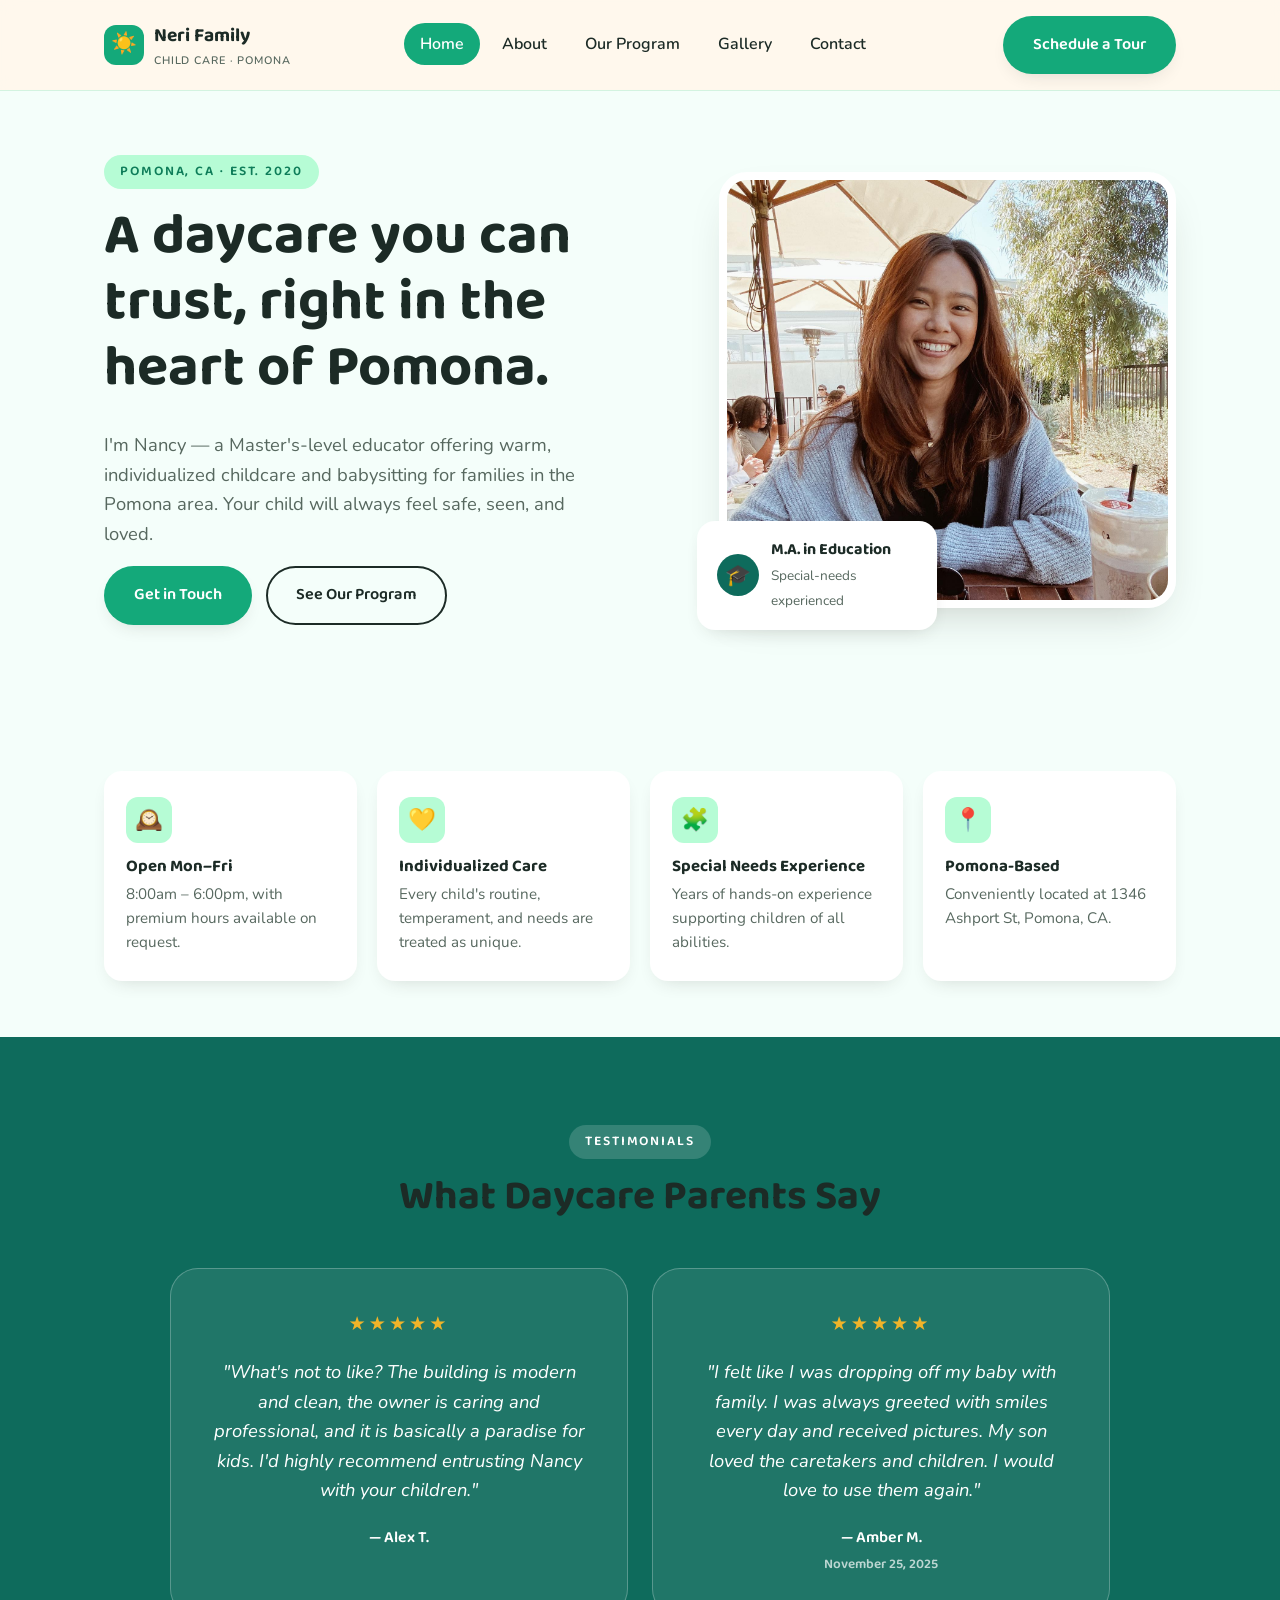
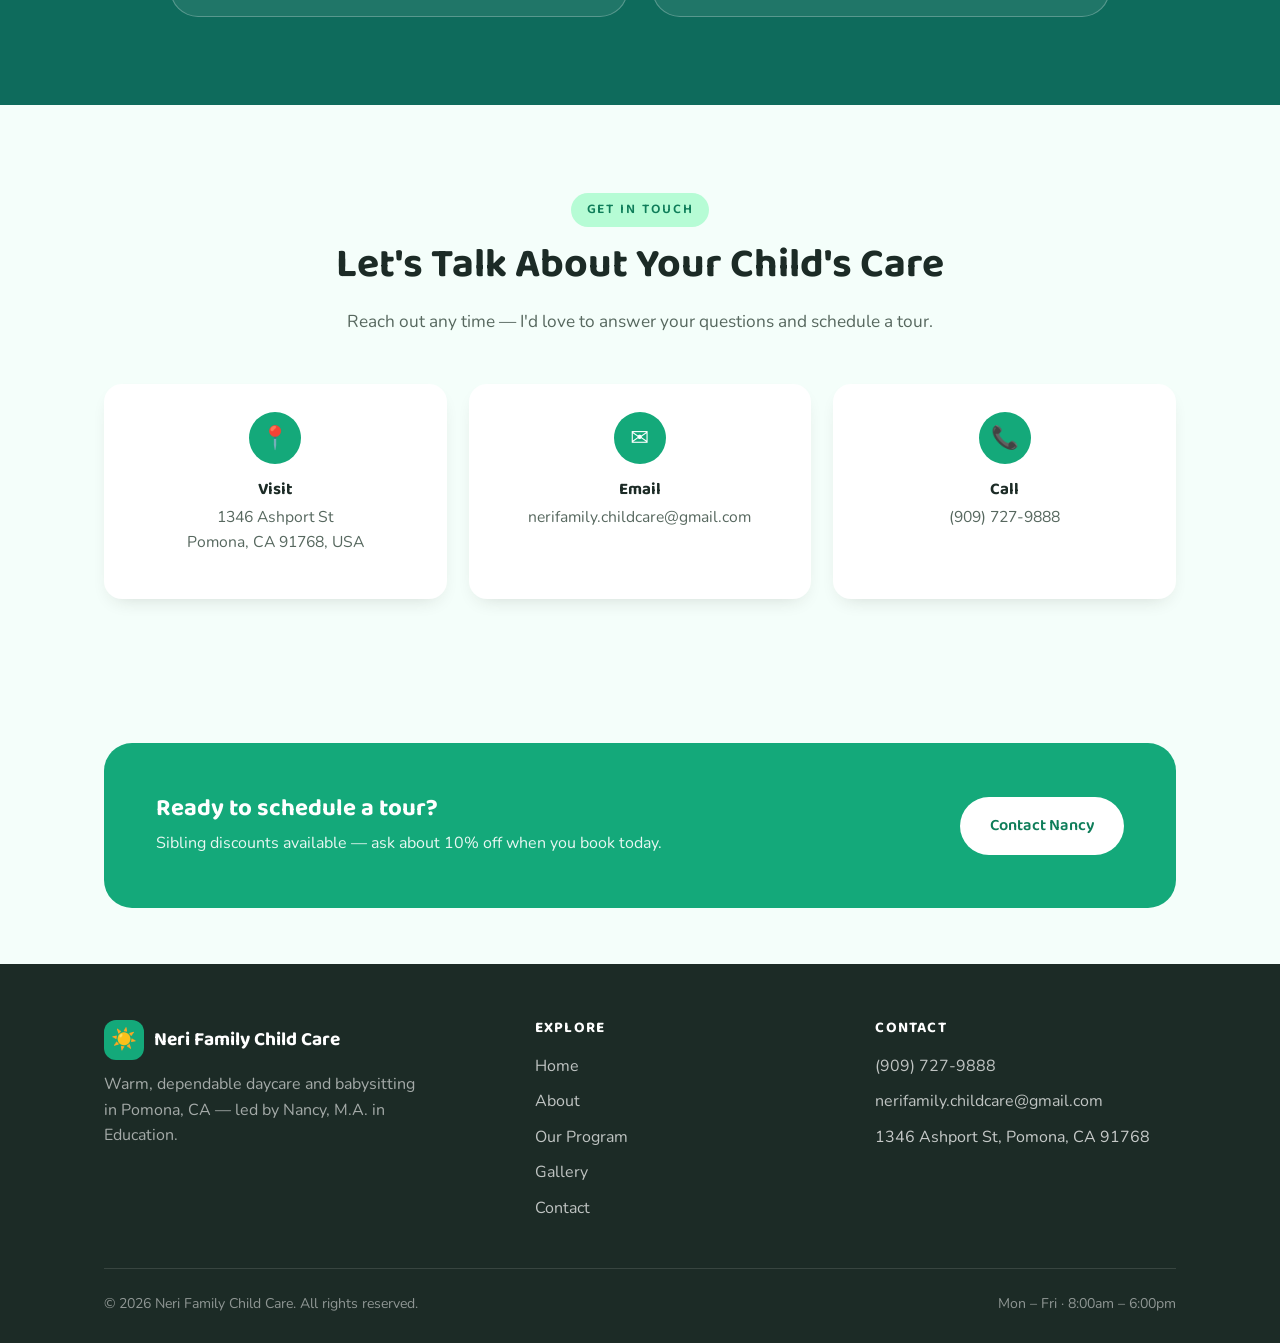
<file: index.html>
<!DOCTYPE html>
<html lang="en">
<head>
<meta charset="UTF-8">
<meta name="viewport" content="width=device-width, initial-scale=1.0">
<title>Neri Family Child Care | Pomona, CA Daycare</title>
<meta name="description" content="Neri Family Child Care in Pomona, CA — warm, dependable daycare and babysitting led by Nancy, M.A. in Education. Mon–Fri, 8:00am–6:00pm.">
<link rel="canonical" href="https://nerifamilychildcare.com/">
<link rel="preconnect" href="https://fonts.googleapis.com">
<link rel="preconnect" href="https://fonts.gstatic.com" crossorigin>
<link href="https://fonts.googleapis.com/css2?family=Baloo+2:wght@500;600;700;800&family=Nunito:wght@400;600;700;800&display=swap" rel="stylesheet">
<link rel="stylesheet" href="styles.css">
<script type="application/ld+json">
{
  "@context": "https://schema.org",
  "@type": "ChildCare",
  "name": "Neri Family Child Care",
  "image": "https://nerifamilychildcare.com/assets/nan.jpg",
  "url": "https://nerifamilychildcare.com/",
  "telephone": "+1-909-727-9888",
  "address": {
    "@type": "PostalAddress",
    "streetAddress": "1346 Ashport St",
    "addressLocality": "Pomona",
    "addressRegion": "CA",
    "postalCode": "91768",
    "addressCountry": "US"
  },
  "openingHoursSpecification": {
    "@type": "OpeningHoursSpecification",
    "dayOfWeek": ["Monday", "Tuesday", "Wednesday", "Thursday", "Friday"],
    "opens": "08:00",
    "closes": "18:00"
  },
  "description": "Warm, dependable daycare and babysitting in Pomona, CA led by Nancy, a Master's-level educator with special-needs experience."
}
</script>
</head>
<body>

<header class="site-header">
  <nav class="nav container">
    <a href="index.html" class="logo">
      <span class="logo-mark">☀️</span>
      <span>Neri Family<br><small>Child Care · Pomona</small></span>
    </a>
    <ul class="nav-links">
      <li><a href="index.html" class="active">Home</a></li>
      <li><a href="about.html">About</a></li>
      <li><a href="program.html">Our Program</a></li>
      <li><a href="gallery.html">Gallery</a></li>
      <li><a href="contact.html">Contact</a></li>
    </ul>
    <a href="contact.html" class="btn btn--primary nav-cta">Schedule a Tour</a>
    <button class="nav-toggle" aria-label="Toggle menu">
      <span></span><span></span><span></span>
    </button>
  </nav>
</header>

<main>

  <section class="hero">
    <div class="container">
      <div class="hero-copy">
        <span class="eyebrow">Pomona, CA · Est. 2020</span>
        <h1>A daycare you can trust, right in the heart of Pomona.</h1>
        <p class="lede">I'm Nancy — a Master's-level educator offering warm, individualized childcare and babysitting for families in the Pomona area. Your child will always feel safe, seen, and loved.</p>
        <div class="btn-row">
          <a href="contact.html" class="btn btn--primary">Get in Touch</a>
          <a href="program.html" class="btn btn--ghost">See Our Program</a>
        </div>
      </div>
      <div class="hero-photo">
        <div class="frame">
          <img src="assets/nan.jpg" alt="Nancy, owner and lead caregiver of Neri Family Child Care">
        </div>
        <div class="hero-badge">
          <span class="dot">🎓</span>
          <div><strong>M.A. in Education</strong><span>Special-needs experienced</span></div>
        </div>
      </div>
    </div>
  </section>

  <section class="section section--tight">
    <div class="container">
      <div class="highlights">
        <div class="highlight-card">
          <div class="icon">🕰️</div>
          <h3>Open Mon–Fri</h3>
          <p>8:00am – 6:00pm, with premium hours available on request.</p>
        </div>
        <div class="highlight-card">
          <div class="icon">💛</div>
          <h3>Individualized Care</h3>
          <p>Every child's routine, temperament, and needs are treated as unique.</p>
        </div>
        <div class="highlight-card">
          <div class="icon">🧩</div>
          <h3>Special Needs Experience</h3>
          <p>Years of hands-on experience supporting children of all abilities.</p>
        </div>
        <div class="highlight-card">
          <div class="icon">📍</div>
          <h3>Pomona-Based</h3>
          <p>Conveniently located at 1346 Ashport St, Pomona, CA.</p>
        </div>
      </div>
    </div>
  </section>

  <section class="section testimonial-section">
    <div class="container">
      <div class="section-head">
        <span class="eyebrow">Testimonials</span>
        <h2>What Daycare Parents Say</h2>
      </div>
      <div class="testimonial-grid">
        <div class="testimonial-card">
          <div class="stars">★★★★★</div>
          <blockquote>"What's not to like? The building is modern and clean, the owner is caring and professional, and it is basically a paradise for kids. I'd highly recommend entrusting Nancy with your children."</blockquote>
          <cite>— Alex T.</cite>
        </div>
        <div class="testimonial-card">
          <div class="stars">★★★★★</div>
          <blockquote>"I felt like I was dropping off my baby with family. I was always greeted with smiles every day and received pictures. My son loved the caretakers and children. I would love to use them again."</blockquote>
          <cite>— Amber M.<span class="review-date">November 25, 2025</span></cite>
        </div>
      </div>
    </div>
  </section>

  <section class="section">
    <div class="container">
      <div class="section-head">
        <span class="eyebrow">Get in Touch</span>
        <h2>Let's Talk About Your Child's Care</h2>
        <p>Reach out any time — I'd love to answer your questions and schedule a tour.</p>
      </div>
      <div class="contact-grid">
        <div class="contact-card">
          <div class="icon">📍</div>
          <h3>Visit</h3>
          <p>1346 Ashport St<br>Pomona, CA 91768, USA</p>
        </div>
        <div class="contact-card">
          <div class="icon">✉️</div>
          <h3>Email</h3>
          <span class="email-link" data-user="nerifamily.childcare" data-domain="gmail.com">nerifamily.childcare [at] gmail [dot] com</span>
        </div>
        <div class="contact-card">
          <div class="icon">📞</div>
          <h3>Call</h3>
          <a href="tel:+19097279888">(909) 727-9888</a>
        </div>
      </div>
    </div>
  </section>

  <section class="section section--tight">
    <div class="container">
      <div class="cta-band">
        <div>
          <h2>Ready to schedule a tour?</h2>
          <p>Sibling discounts available — ask about 10% off when you book today.</p>
        </div>
        <a href="contact.html" class="btn btn--light">Contact Nancy</a>
      </div>
    </div>
  </section>

</main>

<footer class="site-footer">
  <div class="container">
    <div class="footer-grid">
      <div class="footer-brand">
        <a href="index.html" class="logo">
          <span class="logo-mark">☀️</span>
          <span>Neri Family Child Care</span>
        </a>
        <p>Warm, dependable daycare and babysitting in Pomona, CA — led by Nancy, M.A. in Education.</p>
      </div>
      <div>
        <h4>Explore</h4>
        <ul>
          <li><a href="index.html">Home</a></li>
          <li><a href="about.html">About</a></li>
          <li><a href="program.html">Our Program</a></li>
          <li><a href="gallery.html">Gallery</a></li>
          <li><a href="contact.html">Contact</a></li>
        </ul>
      </div>
      <div>
        <h4>Contact</h4>
        <ul>
          <li><a href="tel:+19097279888">(909) 727-9888</a></li>
          <li><span class="email-link" data-user="nerifamily.childcare" data-domain="gmail.com">nerifamily.childcare [at] gmail [dot] com</span></li>
          <li><span>1346 Ashport St, Pomona, CA 91768</span></li>
        </ul>
      </div>
    </div>
    <div class="footer-bottom">
      <span>© 2026 Neri Family Child Care. All rights reserved.</span>
      <span>Mon – Fri · 8:00am – 6:00pm</span>
    </div>
  </div>
</footer>

<script src="script.js"></script>
</body>
</html>
</file>
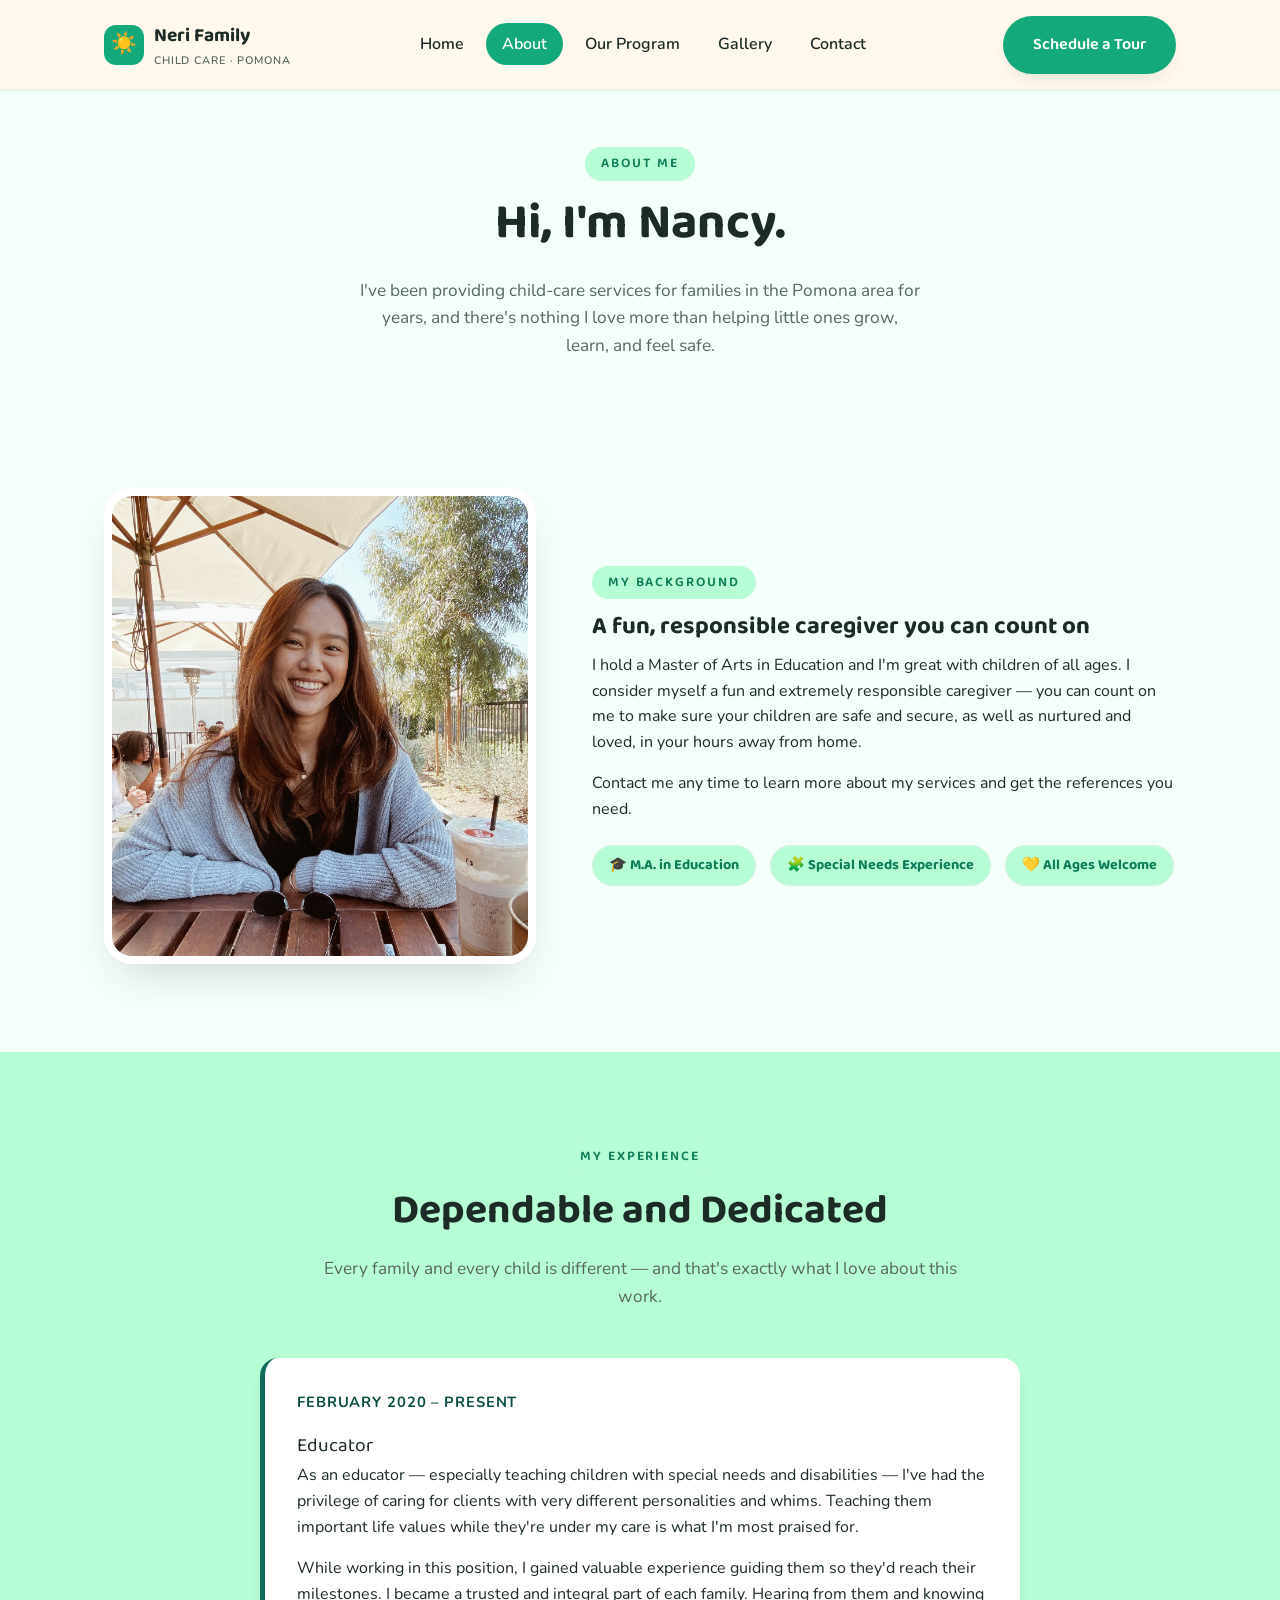
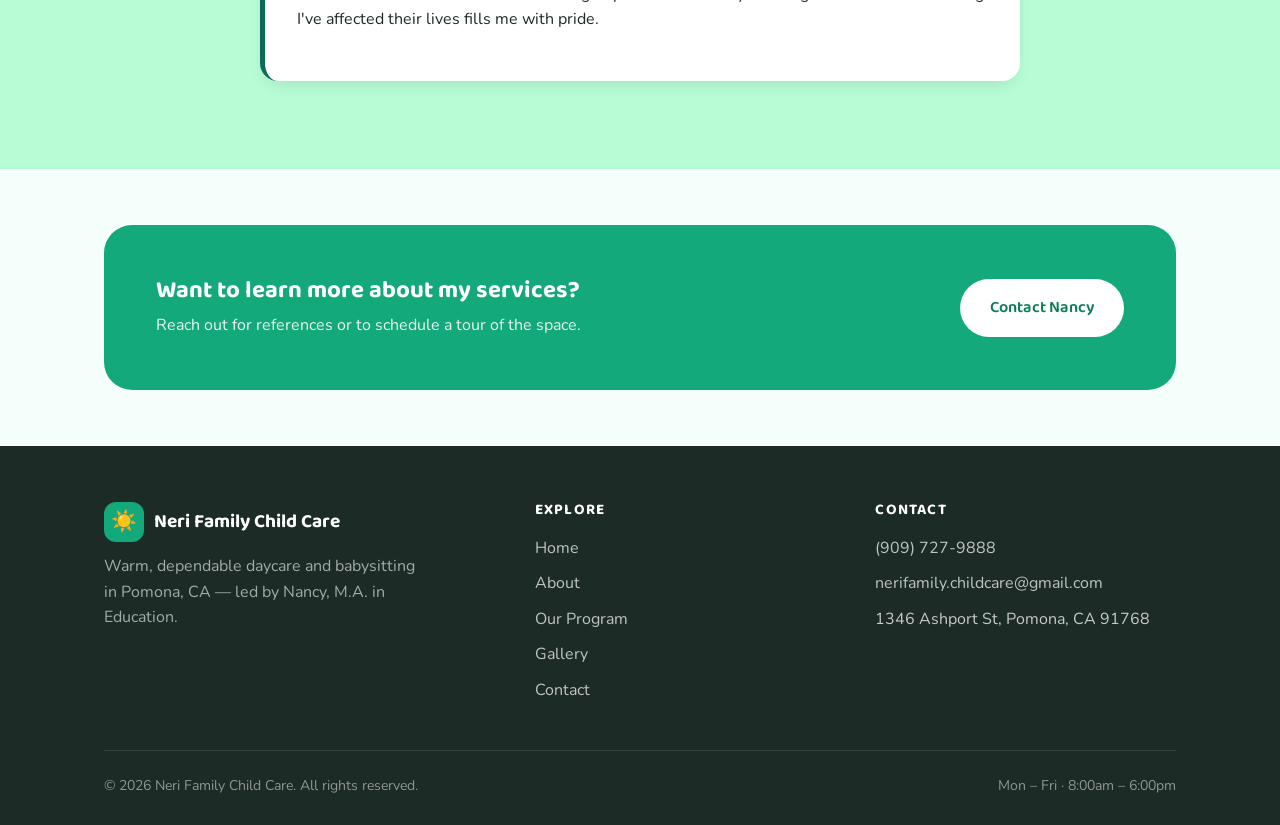
<file: about.html>
<!DOCTYPE html>
<html lang="en">
<head>
<meta charset="UTF-8">
<meta name="viewport" content="width=device-width, initial-scale=1.0">
<title>About Nancy | Neri Family Child Care – Pomona, CA</title>
<meta name="description" content="Meet Nancy, owner of Neri Family Child Care in Pomona — a Master's-level educator with years of experience caring for children of all ages and abilities.">
<link rel="canonical" href="https://nerifamilychildcare.com/about.html">
<link rel="preconnect" href="https://fonts.googleapis.com">
<link rel="preconnect" href="https://fonts.gstatic.com" crossorigin>
<link href="https://fonts.googleapis.com/css2?family=Baloo+2:wght@500;600;700;800&family=Nunito:wght@400;600;700;800&display=swap" rel="stylesheet">
<link rel="stylesheet" href="styles.css">
<script type="application/ld+json">
{
  "@context": "https://schema.org",
  "@type": "ChildCare",
  "name": "Neri Family Child Care",
  "image": "https://nerifamilychildcare.com/assets/nan.jpg",
  "url": "https://nerifamilychildcare.com/about.html",
  "telephone": "+1-909-727-9888",
  "address": {
    "@type": "PostalAddress",
    "streetAddress": "1346 Ashport St",
    "addressLocality": "Pomona",
    "addressRegion": "CA",
    "postalCode": "91768",
    "addressCountry": "US"
  },
  "openingHoursSpecification": {
    "@type": "OpeningHoursSpecification",
    "dayOfWeek": ["Monday", "Tuesday", "Wednesday", "Thursday", "Friday"],
    "opens": "08:00",
    "closes": "18:00"
  },
  "description": "Warm, dependable daycare and babysitting in Pomona, CA led by Nancy, a Master's-level educator with special-needs experience."
}
</script>
</head>
<body>

<header class="site-header">
  <nav class="nav container">
    <a href="index.html" class="logo">
      <span class="logo-mark">☀️</span>
      <span>Neri Family<br><small>Child Care · Pomona</small></span>
    </a>
    <ul class="nav-links">
      <li><a href="index.html">Home</a></li>
      <li><a href="about.html" class="active">About</a></li>
      <li><a href="program.html">Our Program</a></li>
      <li><a href="gallery.html">Gallery</a></li>
      <li><a href="contact.html">Contact</a></li>
    </ul>
    <a href="contact.html" class="btn btn--primary nav-cta">Schedule a Tour</a>
    <button class="nav-toggle" aria-label="Toggle menu">
      <span></span><span></span><span></span>
    </button>
  </nav>
</header>

<main>

  <section class="page-hero">
    <div class="container">
      <span class="eyebrow">About Me</span>
      <h1>Hi, I'm Nancy.</h1>
      <p>I've been providing child-care services for families in the Pomona area for years, and there's nothing I love more than helping little ones grow, learn, and feel safe.</p>
    </div>
  </section>

  <section class="section about-intro">
    <div class="container">
      <div class="frame">
        <img src="assets/nan.jpg" alt="Nancy, owner and lead caregiver of Neri Family Child Care">
      </div>
      <div>
        <span class="eyebrow">My Background</span>
        <h2>A fun, responsible caregiver you can count on</h2>
        <p>I hold a Master of Arts in Education and I'm great with children of all ages. I consider myself a fun and extremely responsible caregiver — you can count on me to make sure your children are safe and secure, as well as nurtured and loved, in your hours away from home.</p>
        <p>Contact me any time to learn more about my services and get the references you need.</p>
        <div class="credential-row">
          <span class="pill">🎓 M.A. in Education</span>
          <span class="pill">🧩 Special Needs Experience</span>
          <span class="pill">💛 All Ages Welcome</span>
        </div>
      </div>
    </div>
  </section>

  <section class="section" style="background: var(--cream-deep);">
    <div class="container">
      <div class="section-head">
        <span class="eyebrow">My Experience</span>
        <h2>Dependable and Dedicated</h2>
        <p>Every family and every child is different — and that's exactly what I love about this work.</p>
      </div>
      <div class="timeline">
        <div class="timeline-item">
          <span class="period">February 2020 – Present</span>
          <div class="role">Educator</div>
          <p>As an educator — especially teaching children with special needs and disabilities — I've had the privilege of caring for clients with very different personalities and whims. Teaching them important life values while they're under my care is what I'm most praised for.</p>
          <p>While working in this position, I gained valuable experience guiding them so they'd reach their milestones. I became a trusted and integral part of each family. Hearing from them and knowing I've affected their lives fills me with pride.</p>
        </div>
      </div>
    </div>
  </section>

  <section class="section section--tight">
    <div class="container">
      <div class="cta-band">
        <div>
          <h2>Want to learn more about my services?</h2>
          <p>Reach out for references or to schedule a tour of the space.</p>
        </div>
        <a href="contact.html" class="btn btn--light">Contact Nancy</a>
      </div>
    </div>
  </section>

</main>

<footer class="site-footer">
  <div class="container">
    <div class="footer-grid">
      <div class="footer-brand">
        <a href="index.html" class="logo">
          <span class="logo-mark">☀️</span>
          <span>Neri Family Child Care</span>
        </a>
        <p>Warm, dependable daycare and babysitting in Pomona, CA — led by Nancy, M.A. in Education.</p>
      </div>
      <div>
        <h4>Explore</h4>
        <ul>
          <li><a href="index.html">Home</a></li>
          <li><a href="about.html">About</a></li>
          <li><a href="program.html">Our Program</a></li>
          <li><a href="gallery.html">Gallery</a></li>
          <li><a href="contact.html">Contact</a></li>
        </ul>
      </div>
      <div>
        <h4>Contact</h4>
        <ul>
          <li><a href="tel:+19097279888">(909) 727-9888</a></li>
          <li><span class="email-link" data-user="nerifamily.childcare" data-domain="gmail.com">nerifamily.childcare [at] gmail [dot] com</span></li>
          <li><span>1346 Ashport St, Pomona, CA 91768</span></li>
        </ul>
      </div>
    </div>
    <div class="footer-bottom">
      <span>© 2026 Neri Family Child Care. All rights reserved.</span>
      <span>Mon – Fri · 8:00am – 6:00pm</span>
    </div>
  </div>
</footer>

<script src="script.js"></script>
</body>
</html>
</file>
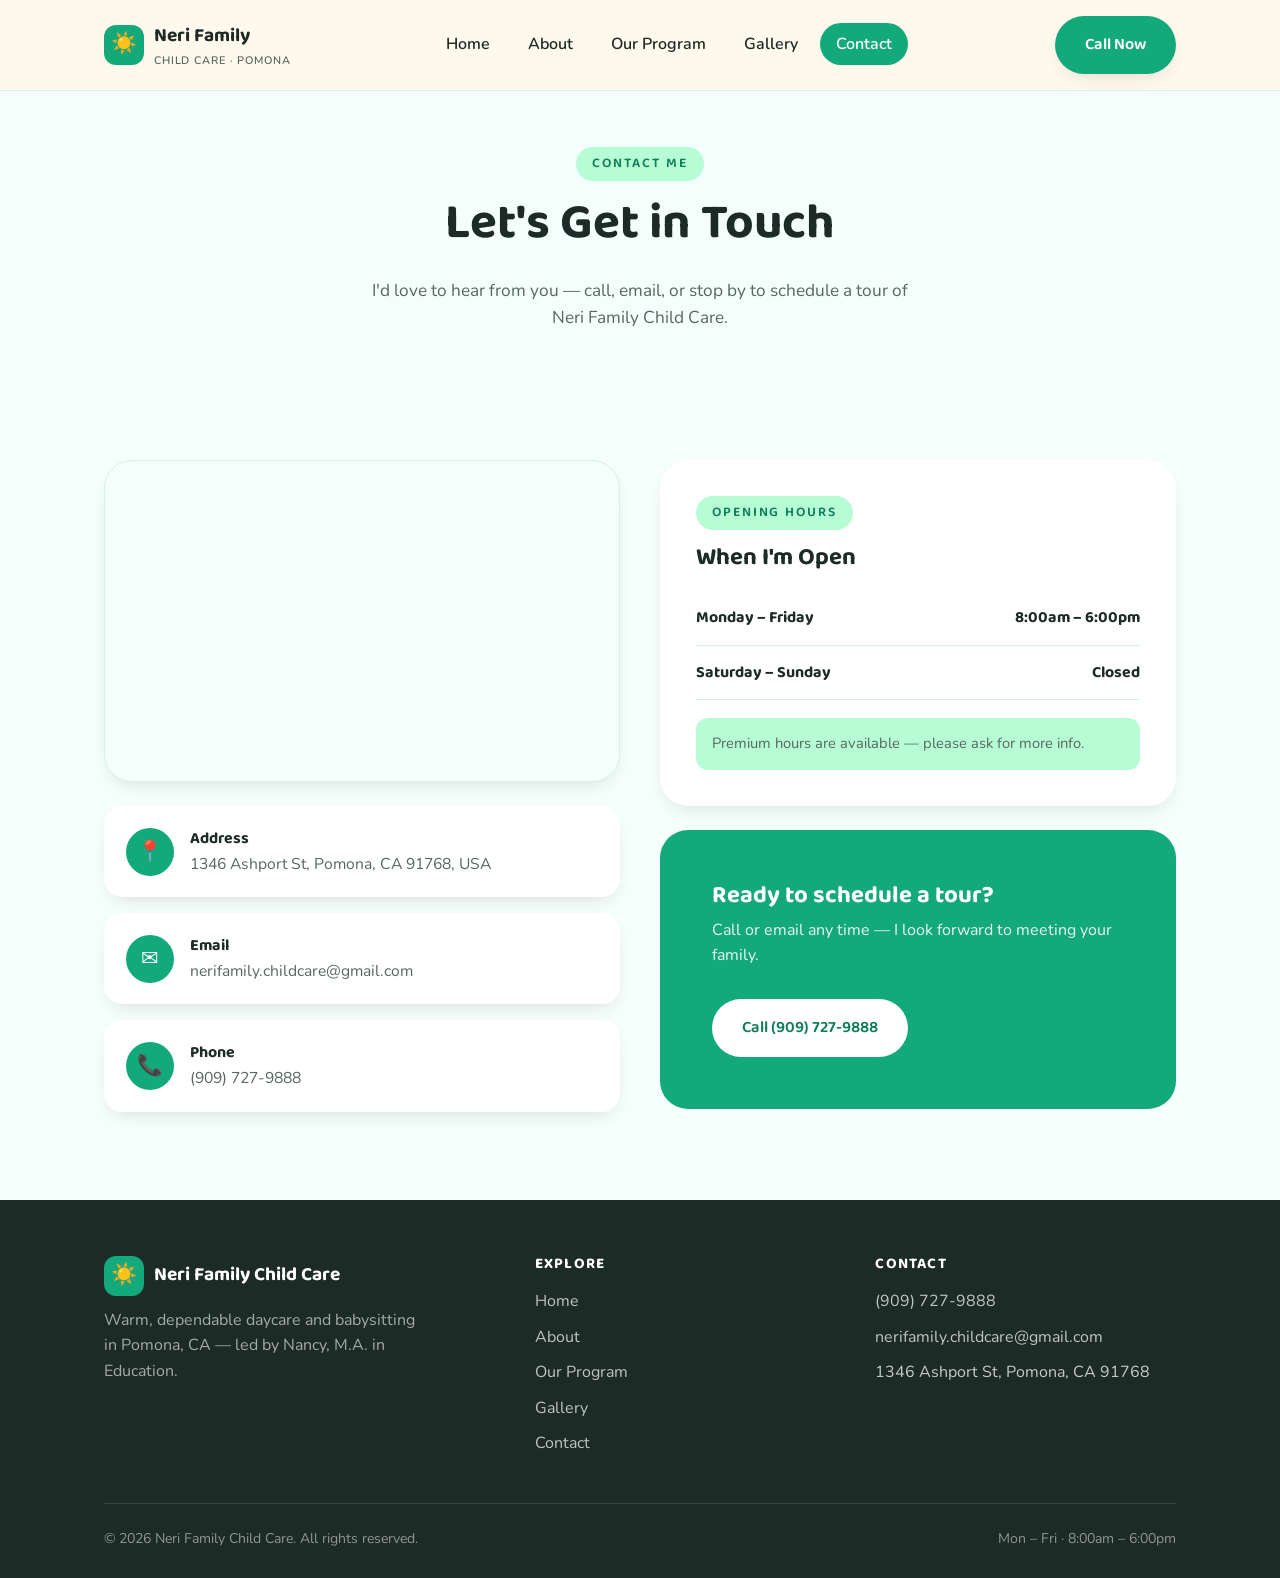
<file: contact.html>
<!DOCTYPE html>
<html lang="en">
<head>
<meta charset="UTF-8">
<meta name="viewport" content="width=device-width, initial-scale=1.0">
<title>Contact | Neri Family Child Care – Pomona, CA</title>
<meta name="description" content="Contact Neri Family Child Care in Pomona, CA. Call (909) 727-9888 or email nerifamily.childcare@gmail.com. Open Mon–Fri, 8:00am–6:00pm.">
<link rel="canonical" href="https://nerifamilychildcare.com/contact.html">
<link rel="preconnect" href="https://fonts.googleapis.com">
<link rel="preconnect" href="https://fonts.gstatic.com" crossorigin>
<link href="https://fonts.googleapis.com/css2?family=Baloo+2:wght@500;600;700;800&family=Nunito:wght@400;600;700;800&display=swap" rel="stylesheet">
<link rel="stylesheet" href="styles.css">
<script type="application/ld+json">
{
  "@context": "https://schema.org",
  "@type": "ChildCare",
  "name": "Neri Family Child Care",
  "image": "https://nerifamilychildcare.com/assets/nan.jpg",
  "url": "https://nerifamilychildcare.com/contact.html",
  "telephone": "+1-909-727-9888",
  "address": {
    "@type": "PostalAddress",
    "streetAddress": "1346 Ashport St",
    "addressLocality": "Pomona",
    "addressRegion": "CA",
    "postalCode": "91768",
    "addressCountry": "US"
  },
  "openingHoursSpecification": {
    "@type": "OpeningHoursSpecification",
    "dayOfWeek": ["Monday", "Tuesday", "Wednesday", "Thursday", "Friday"],
    "opens": "08:00",
    "closes": "18:00"
  },
  "description": "Warm, dependable daycare and babysitting in Pomona, CA led by Nancy, a Master's-level educator with special-needs experience."
}
</script>
</head>
<body>

<header class="site-header">
  <nav class="nav container">
    <a href="index.html" class="logo">
      <span class="logo-mark">☀️</span>
      <span>Neri Family<br><small>Child Care · Pomona</small></span>
    </a>
    <ul class="nav-links">
      <li><a href="index.html">Home</a></li>
      <li><a href="about.html">About</a></li>
      <li><a href="program.html">Our Program</a></li>
      <li><a href="gallery.html">Gallery</a></li>
      <li><a href="contact.html" class="active">Contact</a></li>
    </ul>
    <a href="tel:+19097279888" class="btn btn--primary nav-cta">Call Now</a>
    <button class="nav-toggle" aria-label="Toggle menu">
      <span></span><span></span><span></span>
    </button>
  </nav>
</header>

<main>

  <section class="page-hero">
    <div class="container">
      <span class="eyebrow">Contact Me</span>
      <h1>Let's Get in Touch</h1>
      <p>I'd love to hear from you — call, email, or stop by to schedule a tour of Neri Family Child Care.</p>
    </div>
  </section>

  <section class="section">
    <div class="container">
      <div class="contact-layout">
        <div>
          <div class="map-wrap">
            <iframe
              src="https://maps.google.com/maps?q=1346%20Ashport%20St%2C%20Pomona%2C%20CA%2091768&t=&z=15&ie=UTF8&iwloc=&output=embed"
              loading="lazy"
              referrerpolicy="no-referrer-when-downgrade"
              title="Map to Neri Family Child Care, 1346 Ashport St, Pomona, CA 91768">
            </iframe>
          </div>
          <div class="contact-methods">
            <div class="contact-method">
              <span class="icon">📍</span>
              <div><strong>Address</strong><span>1346 Ashport St, Pomona, CA 91768, USA</span></div>
            </div>
            <div class="contact-method">
              <span class="icon">✉️</span>
              <div><strong>Email</strong><span class="email-link" data-user="nerifamily.childcare" data-domain="gmail.com">nerifamily.childcare [at] gmail [dot] com</span></div>
            </div>
            <div class="contact-method">
              <span class="icon">📞</span>
              <div><strong>Phone</strong><a href="tel:+19097279888">(909) 727-9888</a></div>
            </div>
          </div>
        </div>

        <div>
          <div class="hours-card">
            <span class="eyebrow">Opening Hours</span>
            <h2 style="margin-bottom: 20px;">When I'm Open</h2>
            <div class="hours-row"><span>Monday – Friday</span><span>8:00am – 6:00pm</span></div>
            <div class="hours-row"><span>Saturday – Sunday</span><span>Closed</span></div>
            <div class="hours-note">Premium hours are available — please ask for more info.</div>
          </div>

          <div style="margin-top: 24px;" class="cta-band">
            <div>
              <h2 style="font-size:1.5rem;">Ready to schedule a tour?</h2>
              <p>Call or email any time — I look forward to meeting your family.</p>
            </div>
            <a href="tel:+19097279888" class="btn btn--light">Call (909) 727-9888</a>
          </div>
        </div>
      </div>
    </div>
  </section>

</main>

<footer class="site-footer">
  <div class="container">
    <div class="footer-grid">
      <div class="footer-brand">
        <a href="index.html" class="logo">
          <span class="logo-mark">☀️</span>
          <span>Neri Family Child Care</span>
        </a>
        <p>Warm, dependable daycare and babysitting in Pomona, CA — led by Nancy, M.A. in Education.</p>
      </div>
      <div>
        <h4>Explore</h4>
        <ul>
          <li><a href="index.html">Home</a></li>
          <li><a href="about.html">About</a></li>
          <li><a href="program.html">Our Program</a></li>
          <li><a href="gallery.html">Gallery</a></li>
          <li><a href="contact.html">Contact</a></li>
        </ul>
      </div>
      <div>
        <h4>Contact</h4>
        <ul>
          <li><a href="tel:+19097279888">(909) 727-9888</a></li>
          <li><span class="email-link" data-user="nerifamily.childcare" data-domain="gmail.com">nerifamily.childcare [at] gmail [dot] com</span></li>
          <li><span>1346 Ashport St, Pomona, CA 91768</span></li>
        </ul>
      </div>
    </div>
    <div class="footer-bottom">
      <span>© 2026 Neri Family Child Care. All rights reserved.</span>
      <span>Mon – Fri · 8:00am – 6:00pm</span>
    </div>
  </div>
</footer>

<script src="script.js"></script>
</body>
</html>
</file>
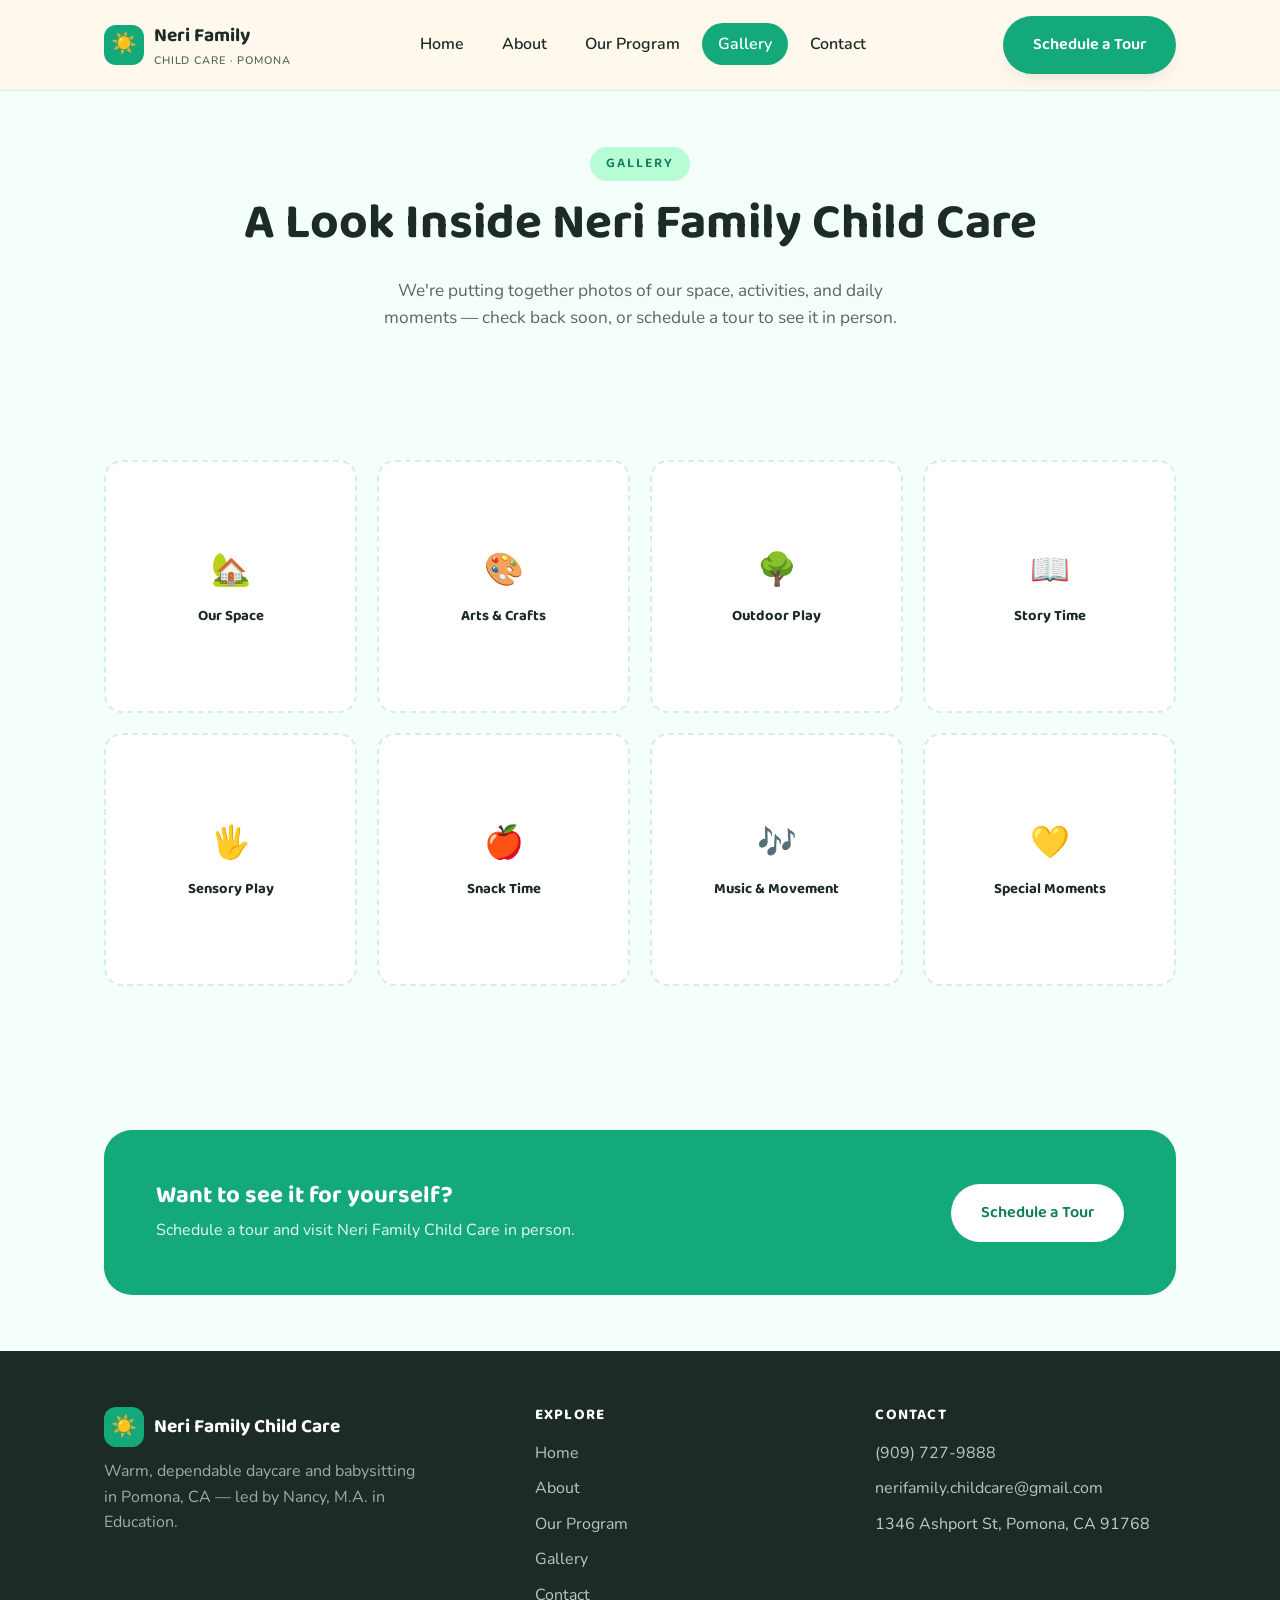
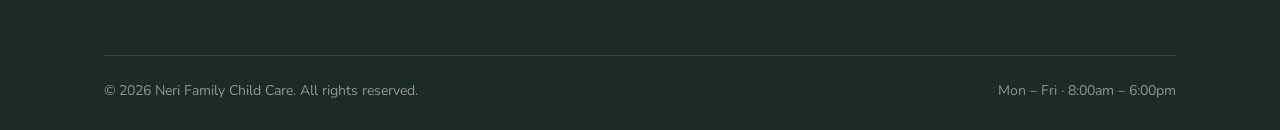
<file: gallery.html>
<!DOCTYPE html>
<html lang="en">
<head>
<meta charset="UTF-8">
<meta name="viewport" content="width=device-width, initial-scale=1.0">
<title>Gallery | Neri Family Child Care – Pomona, CA</title>
<meta name="description" content="A look inside Neri Family Child Care in Pomona — photos of our space, activities, and daily life coming soon.">
<link rel="canonical" href="https://nerifamilychildcare.com/gallery.html">
<link rel="preconnect" href="https://fonts.googleapis.com">
<link rel="preconnect" href="https://fonts.gstatic.com" crossorigin>
<link href="https://fonts.googleapis.com/css2?family=Baloo+2:wght@500;600;700;800&family=Nunito:wght@400;600;700;800&display=swap" rel="stylesheet">
<link rel="stylesheet" href="styles.css">
<script type="application/ld+json">
{
  "@context": "https://schema.org",
  "@type": "ChildCare",
  "name": "Neri Family Child Care",
  "image": "https://nerifamilychildcare.com/assets/nan.jpg",
  "url": "https://nerifamilychildcare.com/gallery.html",
  "telephone": "+1-909-727-9888",
  "address": {
    "@type": "PostalAddress",
    "streetAddress": "1346 Ashport St",
    "addressLocality": "Pomona",
    "addressRegion": "CA",
    "postalCode": "91768",
    "addressCountry": "US"
  },
  "openingHoursSpecification": {
    "@type": "OpeningHoursSpecification",
    "dayOfWeek": ["Monday", "Tuesday", "Wednesday", "Thursday", "Friday"],
    "opens": "08:00",
    "closes": "18:00"
  },
  "description": "Warm, dependable daycare and babysitting in Pomona, CA led by Nancy, a Master's-level educator with special-needs experience."
}
</script>
</head>
<body>

<header class="site-header">
  <nav class="nav container">
    <a href="index.html" class="logo">
      <span class="logo-mark">☀️</span>
      <span>Neri Family<br><small>Child Care · Pomona</small></span>
    </a>
    <ul class="nav-links">
      <li><a href="index.html">Home</a></li>
      <li><a href="about.html">About</a></li>
      <li><a href="program.html">Our Program</a></li>
      <li><a href="gallery.html" class="active">Gallery</a></li>
      <li><a href="contact.html">Contact</a></li>
    </ul>
    <a href="contact.html" class="btn btn--primary nav-cta">Schedule a Tour</a>
    <button class="nav-toggle" aria-label="Toggle menu">
      <span></span><span></span><span></span>
    </button>
  </nav>
</header>

<main>

  <section class="page-hero">
    <div class="container">
      <span class="eyebrow">Gallery</span>
      <h1>A Look Inside Neri Family Child Care</h1>
      <p>We're putting together photos of our space, activities, and daily moments — check back soon, or schedule a tour to see it in person.</p>
    </div>
  </section>

  <section class="section">
    <div class="container">
      <!-- Replace a .gallery-tile div with an <img class="gallery-tile" src="assets/gallery/your-photo.jpg" alt="..."> to swap in a real photo. -->
      <div class="gallery-grid">
        <div class="gallery-tile"><span class="icon">🏡</span><span>Our Space</span></div>
        <div class="gallery-tile"><span class="icon">🎨</span><span>Arts &amp; Crafts</span></div>
        <div class="gallery-tile"><span class="icon">🌳</span><span>Outdoor Play</span></div>
        <div class="gallery-tile"><span class="icon">📖</span><span>Story Time</span></div>
        <div class="gallery-tile"><span class="icon">🖐️</span><span>Sensory Play</span></div>
        <div class="gallery-tile"><span class="icon">🍎</span><span>Snack Time</span></div>
        <div class="gallery-tile"><span class="icon">🎶</span><span>Music &amp; Movement</span></div>
        <div class="gallery-tile"><span class="icon">💛</span><span>Special Moments</span></div>
      </div>
    </div>
  </section>

  <section class="section section--tight">
    <div class="container">
      <div class="cta-band">
        <div>
          <h2>Want to see it for yourself?</h2>
          <p>Schedule a tour and visit Neri Family Child Care in person.</p>
        </div>
        <a href="contact.html" class="btn btn--light">Schedule a Tour</a>
      </div>
    </div>
  </section>

</main>

<footer class="site-footer">
  <div class="container">
    <div class="footer-grid">
      <div class="footer-brand">
        <a href="index.html" class="logo">
          <span class="logo-mark">☀️</span>
          <span>Neri Family Child Care</span>
        </a>
        <p>Warm, dependable daycare and babysitting in Pomona, CA — led by Nancy, M.A. in Education.</p>
      </div>
      <div>
        <h4>Explore</h4>
        <ul>
          <li><a href="index.html">Home</a></li>
          <li><a href="about.html">About</a></li>
          <li><a href="program.html">Our Program</a></li>
          <li><a href="gallery.html">Gallery</a></li>
          <li><a href="contact.html">Contact</a></li>
        </ul>
      </div>
      <div>
        <h4>Contact</h4>
        <ul>
          <li><a href="tel:+19097279888">(909) 727-9888</a></li>
          <li><span class="email-link" data-user="nerifamily.childcare" data-domain="gmail.com">nerifamily.childcare [at] gmail [dot] com</span></li>
          <li><span>1346 Ashport St, Pomona, CA 91768</span></li>
        </ul>
      </div>
    </div>
    <div class="footer-bottom">
      <span>© 2026 Neri Family Child Care. All rights reserved.</span>
      <span>Mon – Fri · 8:00am – 6:00pm</span>
    </div>
  </div>
</footer>

<script src="script.js"></script>
</body>
</html>
</file>
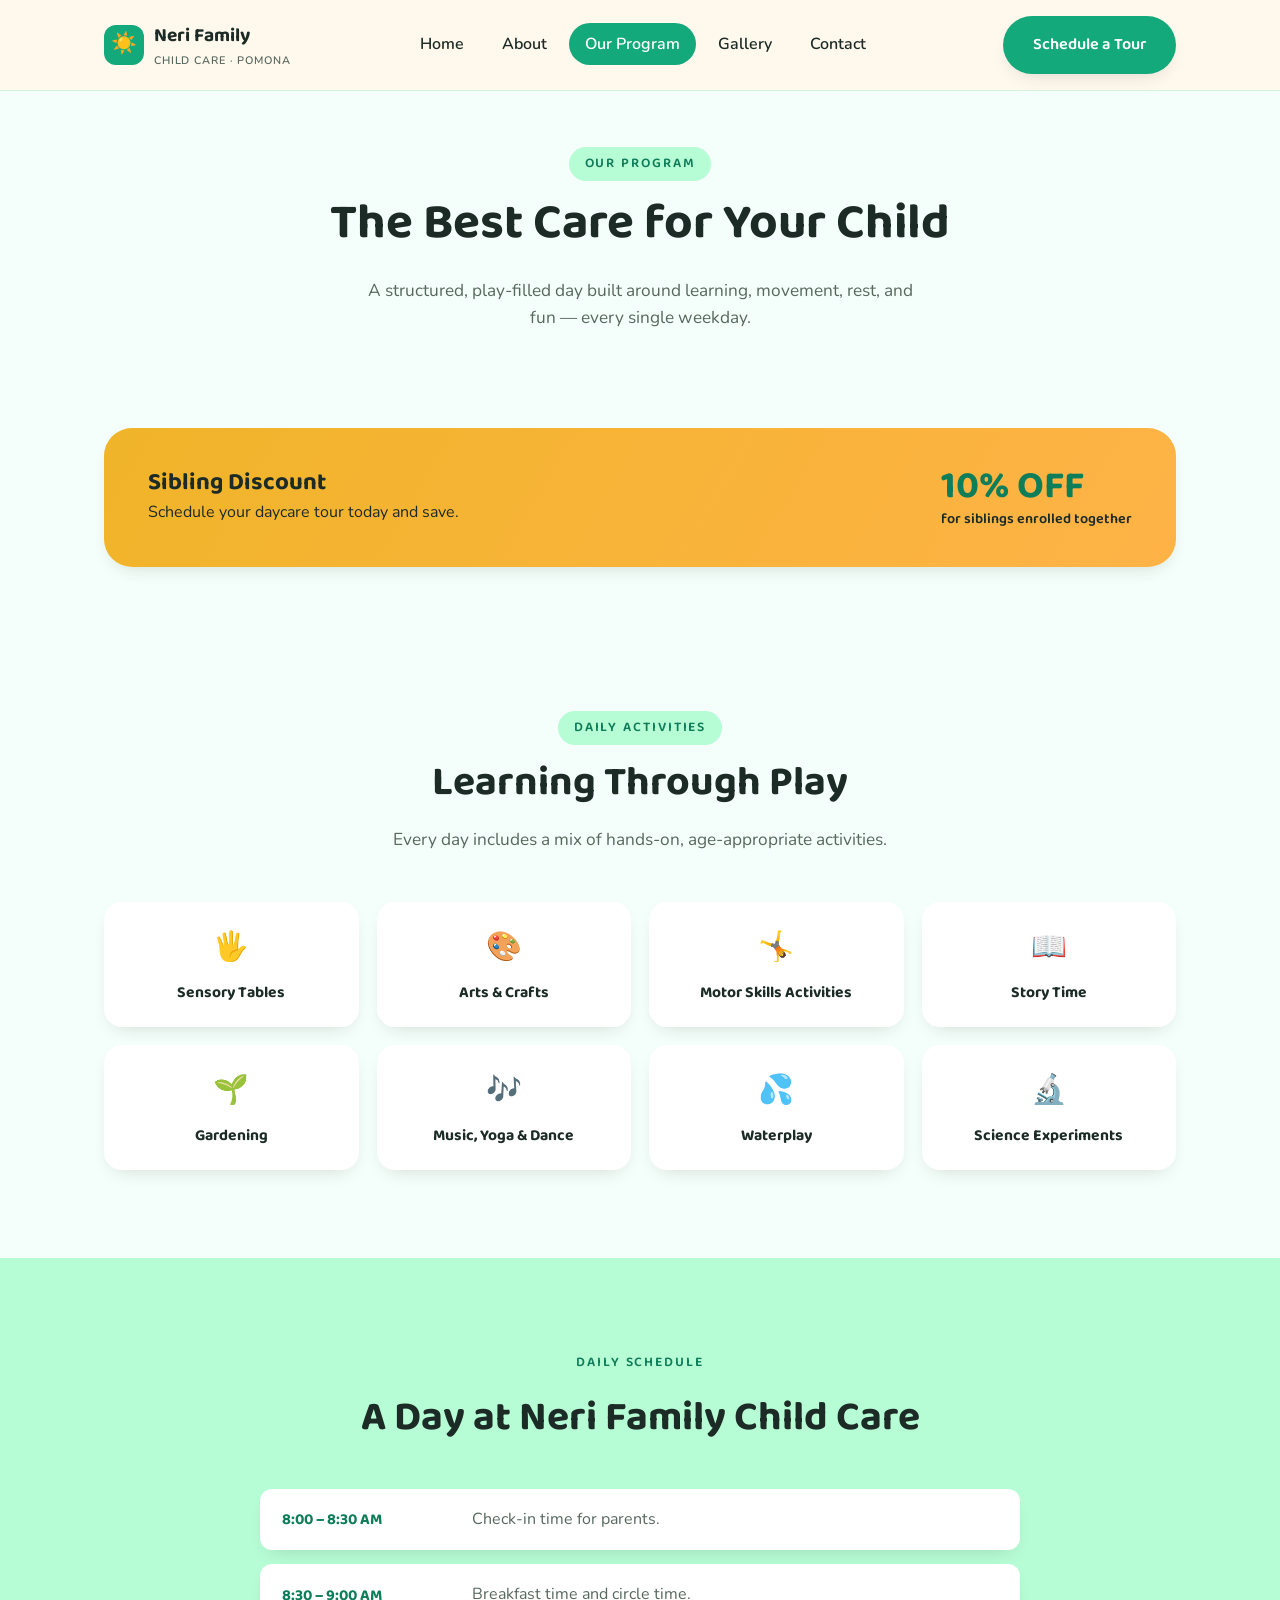
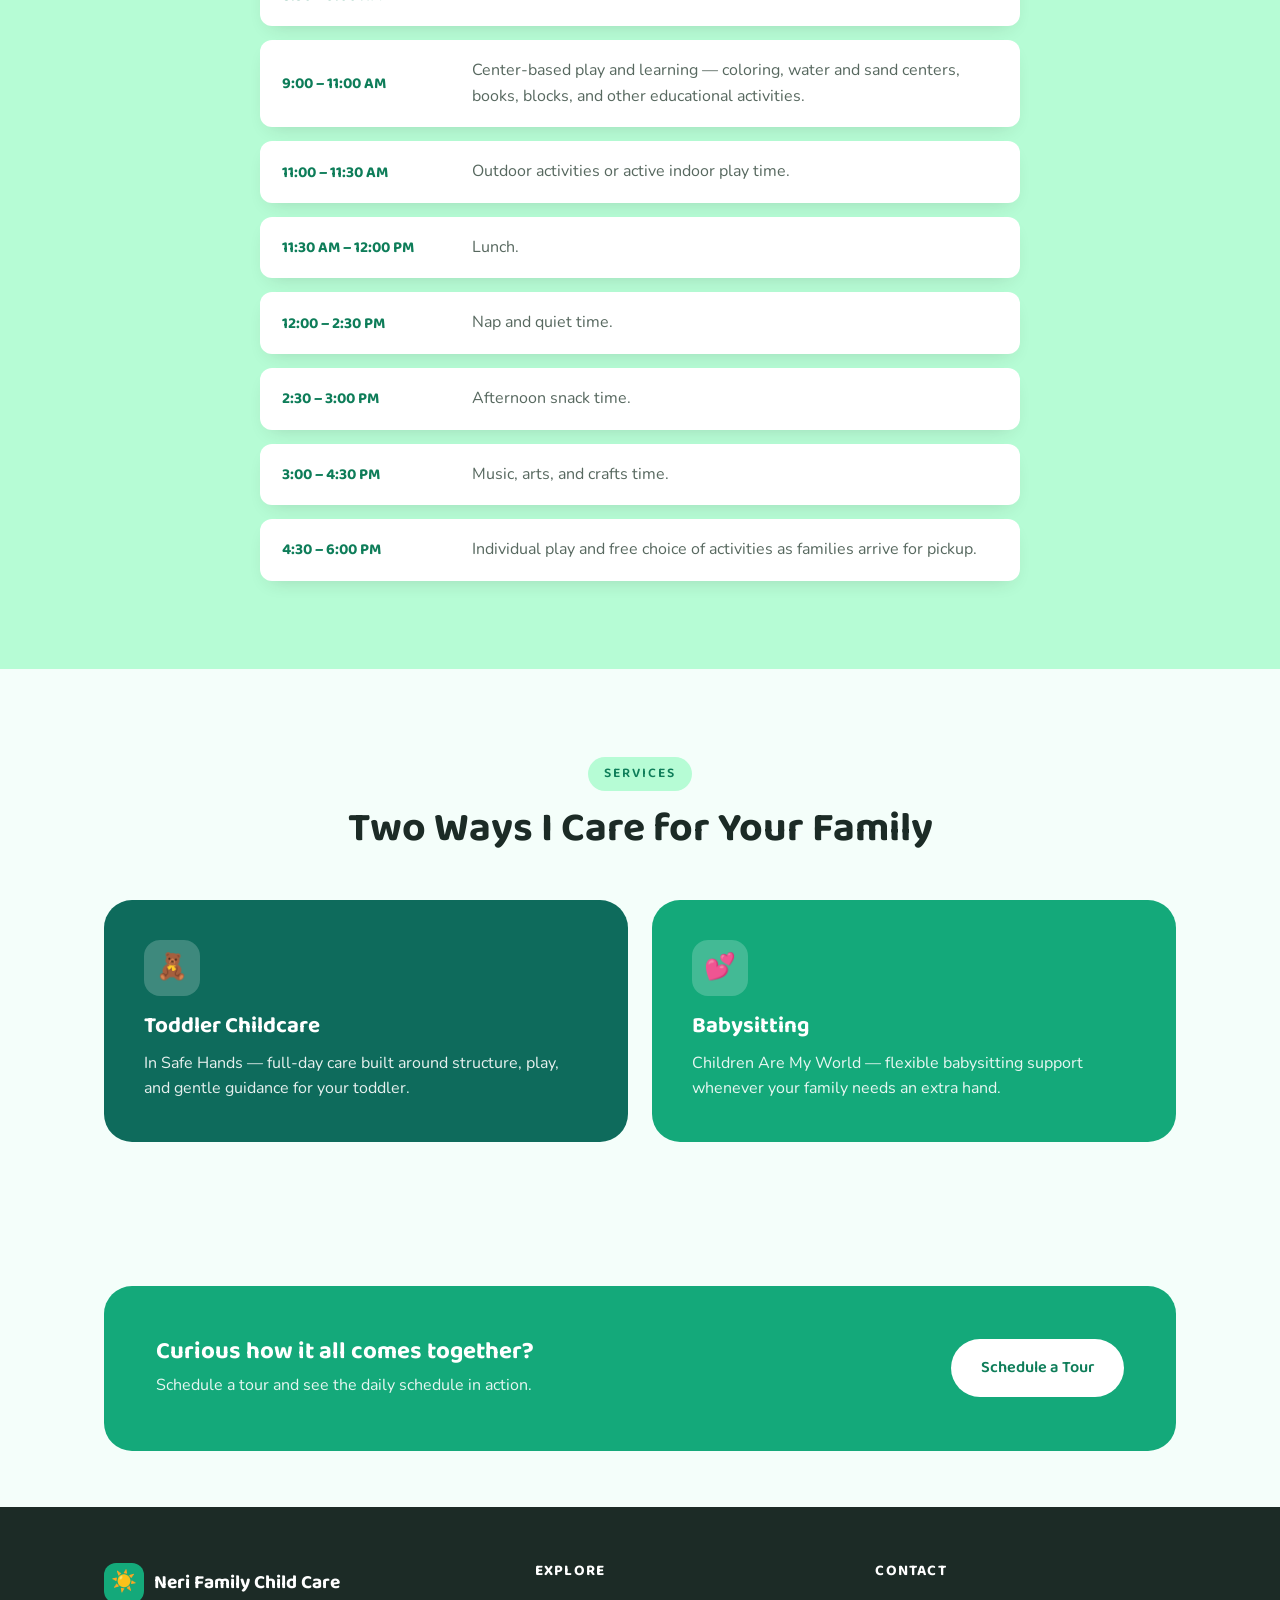
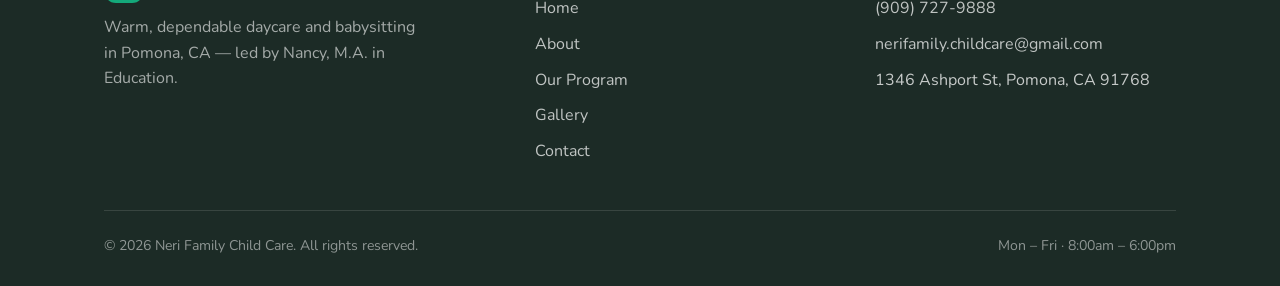
<file: program.html>
<!DOCTYPE html>
<html lang="en">
<head>
<meta charset="UTF-8">
<meta name="viewport" content="width=device-width, initial-scale=1.0">
<title>Our Program | Neri Family Child Care – Pomona, CA</title>
<meta name="description" content="Explore the daily schedule and activities at Neri Family Child Care in Pomona — sensory play, arts and crafts, story time, and more, Mon–Fri 8am–6pm.">
<link rel="canonical" href="https://nerifamilychildcare.com/program.html">
<link rel="preconnect" href="https://fonts.googleapis.com">
<link rel="preconnect" href="https://fonts.gstatic.com" crossorigin>
<link href="https://fonts.googleapis.com/css2?family=Baloo+2:wght@500;600;700;800&family=Nunito:wght@400;600;700;800&display=swap" rel="stylesheet">
<link rel="stylesheet" href="styles.css">
<script type="application/ld+json">
{
  "@context": "https://schema.org",
  "@type": "ChildCare",
  "name": "Neri Family Child Care",
  "image": "https://nerifamilychildcare.com/assets/nan.jpg",
  "url": "https://nerifamilychildcare.com/program.html",
  "telephone": "+1-909-727-9888",
  "address": {
    "@type": "PostalAddress",
    "streetAddress": "1346 Ashport St",
    "addressLocality": "Pomona",
    "addressRegion": "CA",
    "postalCode": "91768",
    "addressCountry": "US"
  },
  "openingHoursSpecification": {
    "@type": "OpeningHoursSpecification",
    "dayOfWeek": ["Monday", "Tuesday", "Wednesday", "Thursday", "Friday"],
    "opens": "08:00",
    "closes": "18:00"
  },
  "description": "Warm, dependable daycare and babysitting in Pomona, CA led by Nancy, a Master's-level educator with special-needs experience."
}
</script>
</head>
<body>

<header class="site-header">
  <nav class="nav container">
    <a href="index.html" class="logo">
      <span class="logo-mark">☀️</span>
      <span>Neri Family<br><small>Child Care · Pomona</small></span>
    </a>
    <ul class="nav-links">
      <li><a href="index.html">Home</a></li>
      <li><a href="about.html">About</a></li>
      <li><a href="program.html" class="active">Our Program</a></li>
      <li><a href="gallery.html">Gallery</a></li>
      <li><a href="contact.html">Contact</a></li>
    </ul>
    <a href="contact.html" class="btn btn--primary nav-cta">Schedule a Tour</a>
    <button class="nav-toggle" aria-label="Toggle menu">
      <span></span><span></span><span></span>
    </button>
  </nav>
</header>

<main>

  <section class="page-hero">
    <div class="container">
      <span class="eyebrow">Our Program</span>
      <h1>The Best Care for Your Child</h1>
      <p>A structured, play-filled day built around learning, movement, rest, and fun — every single weekday.</p>
    </div>
  </section>

  <section class="section--tight">
    <div class="container">
      <div class="discount-banner">
        <div>
          <h2 style="margin-bottom:4px;">Sibling Discount</h2>
          <p style="margin:0; color: var(--ink);">Schedule your daycare tour today and save.</p>
        </div>
        <div class="tag">10% OFF<small>for siblings enrolled together</small></div>
      </div>
    </div>
  </section>

  <section class="section">
    <div class="container">
      <div class="section-head">
        <span class="eyebrow">Daily Activities</span>
        <h2>Learning Through Play</h2>
        <p>Every day includes a mix of hands-on, age-appropriate activities.</p>
      </div>
      <div class="activities-grid">
        <div class="activity-card"><div class="icon">🖐️</div><p>Sensory Tables</p></div>
        <div class="activity-card"><div class="icon">🎨</div><p>Arts &amp; Crafts</p></div>
        <div class="activity-card"><div class="icon">🤸</div><p>Motor Skills Activities</p></div>
        <div class="activity-card"><div class="icon">📖</div><p>Story Time</p></div>
        <div class="activity-card"><div class="icon">🌱</div><p>Gardening</p></div>
        <div class="activity-card"><div class="icon">🎶</div><p>Music, Yoga &amp; Dance</p></div>
        <div class="activity-card"><div class="icon">💦</div><p>Waterplay</p></div>
        <div class="activity-card"><div class="icon">🔬</div><p>Science Experiments</p></div>
      </div>
    </div>
  </section>

  <section class="section" style="background: var(--cream-deep);">
    <div class="container">
      <div class="section-head">
        <span class="eyebrow">Daily Schedule</span>
        <h2>A Day at Neri Family Child Care</h2>
      </div>
      <div class="schedule-list">
        <div class="schedule-row"><span class="time">8:00 – 8:30 AM</span><p>Check-in time for parents.</p></div>
        <div class="schedule-row"><span class="time">8:30 – 9:00 AM</span><p>Breakfast time and circle time.</p></div>
        <div class="schedule-row"><span class="time">9:00 – 11:00 AM</span><p>Center-based play and learning — coloring, water and sand centers, books, blocks, and other educational activities.</p></div>
        <div class="schedule-row"><span class="time">11:00 – 11:30 AM</span><p>Outdoor activities or active indoor play time.</p></div>
        <div class="schedule-row"><span class="time">11:30 AM – 12:00 PM</span><p>Lunch.</p></div>
        <div class="schedule-row"><span class="time">12:00 – 2:30 PM</span><p>Nap and quiet time.</p></div>
        <div class="schedule-row"><span class="time">2:30 – 3:00 PM</span><p>Afternoon snack time.</p></div>
        <div class="schedule-row"><span class="time">3:00 – 4:30 PM</span><p>Music, arts, and crafts time.</p></div>
        <div class="schedule-row"><span class="time">4:30 – 6:00 PM</span><p>Individual play and free choice of activities as families arrive for pickup.</p></div>
      </div>
    </div>
  </section>

  <section class="section">
    <div class="container">
      <div class="section-head">
        <span class="eyebrow">Services</span>
        <h2>Two Ways I Care for Your Family</h2>
      </div>
      <div class="program-types">
        <div class="program-type-card">
          <div class="icon">🧸</div>
          <h3>Toddler Childcare</h3>
          <p>In Safe Hands — full-day care built around structure, play, and gentle guidance for your toddler.</p>
        </div>
        <div class="program-type-card">
          <div class="icon">💕</div>
          <h3>Babysitting</h3>
          <p>Children Are My World — flexible babysitting support whenever your family needs an extra hand.</p>
        </div>
      </div>
    </div>
  </section>

  <section class="section section--tight">
    <div class="container">
      <div class="cta-band">
        <div>
          <h2>Curious how it all comes together?</h2>
          <p>Schedule a tour and see the daily schedule in action.</p>
        </div>
        <a href="contact.html" class="btn btn--light">Schedule a Tour</a>
      </div>
    </div>
  </section>

</main>

<footer class="site-footer">
  <div class="container">
    <div class="footer-grid">
      <div class="footer-brand">
        <a href="index.html" class="logo">
          <span class="logo-mark">☀️</span>
          <span>Neri Family Child Care</span>
        </a>
        <p>Warm, dependable daycare and babysitting in Pomona, CA — led by Nancy, M.A. in Education.</p>
      </div>
      <div>
        <h4>Explore</h4>
        <ul>
          <li><a href="index.html">Home</a></li>
          <li><a href="about.html">About</a></li>
          <li><a href="program.html">Our Program</a></li>
          <li><a href="gallery.html">Gallery</a></li>
          <li><a href="contact.html">Contact</a></li>
        </ul>
      </div>
      <div>
        <h4>Contact</h4>
        <ul>
          <li><a href="tel:+19097279888">(909) 727-9888</a></li>
          <li><span class="email-link" data-user="nerifamily.childcare" data-domain="gmail.com">nerifamily.childcare [at] gmail [dot] com</span></li>
          <li><span>1346 Ashport St, Pomona, CA 91768</span></li>
        </ul>
      </div>
    </div>
    <div class="footer-bottom">
      <span>© 2026 Neri Family Child Care. All rights reserved.</span>
      <span>Mon – Fri · 8:00am – 6:00pm</span>
    </div>
  </div>
</footer>

<script src="script.js"></script>
</body>
</html>
</file>
<file: styles.css>
/* ===== Neri Family Child Care — Design System ===== */

:root {
  --cream: #f4fefa;
  --cream-deep: #b6fcd5;
  --white: #ffffff;
  --ink: #1c2b26;
  --ink-soft: #57685f;
  --coral: #14a97a;
  --coral-deep: #0e7d59;
  --teal: #0e6b5c;
  --teal-deep: #0a4d42;
  --yellow: #f0b429;
  --line: #d3f3e0;
  --shadow: 0 20px 45px -20px rgba(44, 38, 32, 0.25);
  --shadow-sm: 0 8px 20px -10px rgba(44, 38, 32, 0.2);
  --radius-lg: 28px;
  --radius-md: 18px;
  --radius-sm: 12px;
  --container: 1120px;
}

* { box-sizing: border-box; }

html { scroll-behavior: smooth; }

body {
  margin: 0;
  font-family: 'Nunito', system-ui, -apple-system, sans-serif;
  background: var(--cream);
  color: var(--ink);
  line-height: 1.6;
  -webkit-font-smoothing: antialiased;
}

h1, h2, h3, h4 {
  font-family: 'Baloo 2', 'Nunito', system-ui, sans-serif;
  font-weight: 700;
  line-height: 1.15;
  margin: 0 0 0.5em;
  color: var(--ink);
}

p { margin: 0 0 1em; }
img { max-width: 100%; display: block; }

a { color: inherit; text-decoration: none; }

.container {
  max-width: var(--container);
  margin: 0 auto;
  padding: 0 24px;
}

.eyebrow {
  display: inline-block;
  font-family: 'Baloo 2', sans-serif;
  font-size: 0.85rem;
  letter-spacing: 0.14em;
  text-transform: uppercase;
  color: var(--coral-deep);
  background: var(--cream-deep);
  padding: 6px 16px;
  border-radius: 999px;
  margin-bottom: 14px;
  font-weight: 600;
}

.section {
  padding: 88px 0;
}

.section--tight { padding: 56px 0; }

.section-head {
  max-width: 640px;
  margin: 0 auto 48px;
  text-align: center;
}

.section-head h2 { font-size: clamp(1.9rem, 3.2vw, 2.6rem); }
.section-head p { color: var(--ink-soft); font-size: 1.08rem; }

/* ---------- Buttons ---------- */

.btn {
  display: inline-flex;
  align-items: center;
  gap: 8px;
  font-family: 'Baloo 2', sans-serif;
  font-weight: 600;
  font-size: 1.02rem;
  padding: 14px 28px;
  border-radius: 999px;
  border: 2px solid transparent;
  cursor: pointer;
  transition: transform 0.15s ease, box-shadow 0.15s ease, background 0.15s ease, color 0.15s ease;
  white-space: nowrap;
}

.btn:hover { transform: translateY(-2px); }

.btn--primary {
  background: var(--coral);
  color: var(--white);
  box-shadow: var(--shadow-sm);
}
.btn--primary:hover { background: var(--coral-deep); }

.btn--ghost {
  background: transparent;
  color: var(--ink);
  border-color: var(--ink);
}
.btn--ghost:hover { background: var(--ink); color: var(--white); }

.btn--light {
  background: var(--white);
  color: var(--coral-deep);
}
.btn--light:hover { background: var(--yellow); color: var(--ink); }

.btn-row { display: flex; gap: 14px; flex-wrap: wrap; }

/* ---------- Header ---------- */

.site-header {
  position: sticky;
  top: 0;
  z-index: 50;
  background: rgba(255, 248, 236, 0.92);
  backdrop-filter: blur(8px);
  border-bottom: 1px solid var(--line);
}

.nav {
  display: flex;
  align-items: center;
  justify-content: space-between;
  padding: 16px 24px;
}

.logo {
  display: flex;
  align-items: center;
  gap: 10px;
  font-family: 'Baloo 2', sans-serif;
  font-weight: 700;
  font-size: 1.2rem;
  color: var(--ink);
}

.logo-mark {
  width: 40px;
  height: 40px;
  border-radius: 12px;
  background: var(--coral);
  display: flex;
  align-items: center;
  justify-content: center;
  color: white;
  font-size: 1.3rem;
  flex-shrink: 0;
}

.logo small {
  display: block;
  font-family: 'Nunito', sans-serif;
  font-weight: 600;
  font-size: 0.68rem;
  letter-spacing: 0.08em;
  color: var(--ink-soft);
  text-transform: uppercase;
}

.nav-links {
  display: flex;
  align-items: center;
  gap: 6px;
  list-style: none;
  margin: 0;
  padding: 0;
}

.nav-links a {
  font-weight: 600;
  padding: 10px 16px;
  border-radius: 999px;
  transition: background 0.15s ease, color 0.15s ease;
}

.nav-links a:hover,
.nav-links a.active {
  background: var(--coral);
  color: var(--white);
}

.nav-cta { margin-left: 8px; }

.nav-toggle {
  display: none;
  background: none;
  border: none;
  cursor: pointer;
  padding: 8px;
}

.nav-toggle span {
  display: block;
  width: 26px;
  height: 3px;
  margin: 5px 0;
  background: var(--ink);
  border-radius: 2px;
}

/* ---------- Hero ---------- */

.hero {
  padding: 64px 0 90px;
  position: relative;
  overflow: hidden;
}

.hero .container {
  display: grid;
  grid-template-columns: 1.1fr 0.9fr;
  gap: 56px;
  align-items: center;
}

.hero h1 {
  font-size: clamp(2.4rem, 5vw, 3.6rem);
}

.hero .lede {
  font-size: 1.15rem;
  color: var(--ink-soft);
  max-width: 46ch;
}

.hero-photo {
  position: relative;
}

.hero-photo .frame {
  border-radius: var(--radius-lg);
  overflow: hidden;
  box-shadow: var(--shadow);
  border: 8px solid var(--white);
}

.hero-photo .frame img {
  width: 100%;
  height: 420px;
  object-fit: cover;
}

.hero-badge {
  position: absolute;
  bottom: -22px;
  left: -22px;
  background: var(--white);
  border-radius: var(--radius-md);
  padding: 16px 20px;
  box-shadow: var(--shadow-sm);
  display: flex;
  align-items: center;
  gap: 12px;
  max-width: 240px;
}

.hero-badge .dot {
  width: 42px;
  height: 42px;
  border-radius: 50%;
  background: var(--teal);
  color: white;
  display: flex;
  align-items: center;
  justify-content: center;
  font-size: 1.3rem;
  flex-shrink: 0;
}

.hero-badge strong { display: block; font-family: 'Baloo 2', sans-serif; }
.hero-badge span { font-size: 0.85rem; color: var(--ink-soft); }

/* ---------- Highlights strip ---------- */

.highlights {
  display: grid;
  grid-template-columns: repeat(4, 1fr);
  gap: 20px;
}

.highlight-card {
  background: var(--white);
  border-radius: var(--radius-md);
  padding: 26px 22px;
  box-shadow: var(--shadow-sm);
  text-align: left;
}

.highlight-card .icon {
  width: 46px;
  height: 46px;
  border-radius: 12px;
  display: flex;
  align-items: center;
  justify-content: center;
  font-size: 1.4rem;
  margin-bottom: 14px;
  background: var(--cream-deep);
}

.highlight-card h3 { font-size: 1.05rem; margin-bottom: 6px; }
.highlight-card p { color: var(--ink-soft); font-size: 0.95rem; margin: 0; }

/* ---------- Testimonial ---------- */

.testimonial-section { background: var(--teal); color: var(--white); }
.testimonial-section .eyebrow { background: rgba(255,255,255,0.16); color: var(--white); }
.testimonial-section .section-head p { color: rgba(255,255,255,0.85); }

.testimonial-grid {
  display: grid;
  grid-template-columns: repeat(2, 1fr);
  gap: 24px;
  max-width: 940px;
  margin: 0 auto;
}

.testimonial-card {
  background: rgba(255,255,255,0.08);
  border: 1px solid rgba(255,255,255,0.25);
  border-radius: var(--radius-lg);
  padding: 40px;
  text-align: center;
}

.testimonial-card .stars { color: var(--yellow); font-size: 1.2rem; margin-bottom: 18px; letter-spacing: 3px; }
.testimonial-card blockquote { font-size: 1.15rem; margin: 0 0 20px; font-style: italic; }
.testimonial-card cite { display: block; }
.testimonial-card .review-date { display: block; font-size: 0.85rem; color: rgba(255,255,255,0.7); margin-top: 4px; font-style: normal; }

@media (max-width: 720px) {
  .testimonial-grid { grid-template-columns: 1fr; }
}
.testimonial-card cite { font-family: 'Baloo 2', sans-serif; font-style: normal; font-weight: 600; }

/* ---------- Contact strip / cards ---------- */

.contact-grid {
  display: grid;
  grid-template-columns: repeat(3, 1fr);
  gap: 22px;
}

.contact-card {
  background: var(--white);
  border-radius: var(--radius-md);
  padding: 28px;
  box-shadow: var(--shadow-sm);
  text-align: center;
}

.contact-card .icon {
  width: 52px;
  height: 52px;
  border-radius: 50%;
  background: var(--coral);
  color: white;
  display: flex;
  align-items: center;
  justify-content: center;
  font-size: 1.4rem;
  margin: 0 auto 16px;
}

.contact-card h3 { font-size: 1.05rem; margin-bottom: 6px; }
.contact-card p, .contact-card a { color: var(--ink-soft); font-size: 0.98rem; }
.contact-card a:hover { color: var(--coral-deep); }

/* ---------- CTA band ---------- */

.cta-band {
  background: var(--coral);
  color: var(--white);
  border-radius: var(--radius-lg);
  padding: 52px;
  display: flex;
  align-items: center;
  justify-content: space-between;
  gap: 30px;
  flex-wrap: wrap;
}

.cta-band h2 { color: var(--white); margin-bottom: 8px; }
.cta-band p { color: rgba(255,255,255,0.9); margin: 0; }

/* ---------- Footer ---------- */

.site-footer {
  background: var(--ink);
  color: rgba(255,255,255,0.75);
  padding: 56px 0 28px;
}

.footer-grid {
  display: grid;
  grid-template-columns: 1.3fr 1fr 1fr;
  gap: 40px;
  padding-bottom: 36px;
  border-bottom: 1px solid rgba(255,255,255,0.12);
}

.footer-brand .logo { color: var(--white); margin-bottom: 12px; }
.footer-brand p { color: rgba(255,255,255,0.6); max-width: 32ch; }

.site-footer h4 {
  color: var(--white);
  font-size: 0.95rem;
  text-transform: uppercase;
  letter-spacing: 0.08em;
  margin-bottom: 16px;
}

.site-footer ul { list-style: none; margin: 0; padding: 0; }
.site-footer li { margin-bottom: 10px; }
.site-footer a { color: rgba(255,255,255,0.72); }
.site-footer a:hover { color: var(--yellow); }

.footer-bottom {
  padding-top: 24px;
  display: flex;
  justify-content: space-between;
  flex-wrap: wrap;
  gap: 10px;
  font-size: 0.88rem;
  color: rgba(255,255,255,0.5);
}

/* ---------- Page header (inner pages) ---------- */

.page-hero {
  padding: 56px 0 40px;
  text-align: center;
}

.page-hero h1 { font-size: clamp(2.2rem, 4.4vw, 3.1rem); }
.page-hero p { color: var(--ink-soft); max-width: 56ch; margin: 0 auto; font-size: 1.08rem; }

/* ---------- About page ---------- */

.about-intro .container {
  display: grid;
  grid-template-columns: 0.85fr 1.15fr;
  gap: 56px;
  align-items: center;
}

.about-intro .frame {
  border-radius: var(--radius-lg);
  overflow: hidden;
  box-shadow: var(--shadow);
  border: 8px solid var(--white);
}

.about-intro .frame img {
  width: 100%;
  height: 460px;
  object-fit: cover;
}

.credential-row {
  display: flex;
  gap: 14px;
  flex-wrap: wrap;
  margin-top: 22px;
}

.pill {
  background: var(--cream-deep);
  border: 1px solid var(--line);
  padding: 8px 16px;
  border-radius: 999px;
  font-size: 0.9rem;
  font-weight: 700;
  color: var(--coral-deep);
  font-family: 'Baloo 2', sans-serif;
}

.timeline {
  max-width: 760px;
  margin: 0 auto;
}

.timeline-item {
  background: var(--white);
  border-radius: var(--radius-md);
  padding: 32px;
  box-shadow: var(--shadow-sm);
  position: relative;
  border-left: 5px solid var(--teal);
}

.timeline-item .role {
  font-family: 'Baloo 2', sans-serif;
  font-size: 1.2rem;
  margin-bottom: 2px;
}

.timeline-item .period {
  color: var(--teal-deep);
  font-weight: 700;
  font-size: 0.92rem;
  text-transform: uppercase;
  letter-spacing: 0.06em;
  margin-bottom: 16px;
  display: inline-block;
}

/* ---------- Program page ---------- */

.discount-banner {
  background: linear-gradient(120deg, var(--yellow), #ffb347);
  border-radius: var(--radius-lg);
  padding: 40px 44px;
  display: flex;
  align-items: center;
  justify-content: space-between;
  gap: 24px;
  flex-wrap: wrap;
  box-shadow: var(--shadow-sm);
}

.discount-banner .tag {
  font-family: 'Baloo 2', sans-serif;
  font-weight: 700;
  font-size: 2.4rem;
  color: var(--coral-deep);
  line-height: 1;
}

.discount-banner .tag small {
  display: block;
  font-size: 0.9rem;
  color: var(--ink);
  font-weight: 600;
  margin-top: 6px;
}

.activities-grid {
  display: grid;
  grid-template-columns: repeat(4, 1fr);
  gap: 18px;
}

.activity-card {
  background: var(--white);
  border-radius: var(--radius-md);
  padding: 22px;
  box-shadow: var(--shadow-sm);
  text-align: center;
}

.activity-card .icon { font-size: 1.8rem; margin-bottom: 10px; }
.activity-card p { margin: 0; font-weight: 700; font-family: 'Baloo 2', sans-serif; font-size: 0.98rem; }

.schedule-list {
  max-width: 760px;
  margin: 0 auto;
  display: flex;
  flex-direction: column;
  gap: 14px;
}

.schedule-row {
  display: grid;
  grid-template-columns: 170px 1fr;
  gap: 20px;
  background: var(--white);
  border-radius: var(--radius-sm);
  padding: 18px 22px;
  box-shadow: var(--shadow-sm);
  align-items: center;
}

.schedule-row .time {
  font-family: 'Baloo 2', sans-serif;
  font-weight: 700;
  color: var(--coral-deep);
  font-size: 0.98rem;
}

.schedule-row p { margin: 0; color: var(--ink-soft); }

.program-types {
  display: grid;
  grid-template-columns: 1fr 1fr;
  gap: 24px;
}

.program-type-card {
  border-radius: var(--radius-lg);
  padding: 40px;
  color: var(--white);
}

.program-type-card:nth-child(1) { background: var(--teal); }
.program-type-card:nth-child(2) { background: var(--coral); }

.program-type-card .icon {
  width: 56px;
  height: 56px;
  border-radius: 16px;
  background: rgba(255,255,255,0.2);
  display: flex;
  align-items: center;
  justify-content: center;
  font-size: 1.6rem;
  margin-bottom: 18px;
}

.program-type-card h3 { color: var(--white); font-size: 1.4rem; }
.program-type-card p { color: rgba(255,255,255,0.9); margin: 0; }

/* ---------- Gallery page ---------- */

.gallery-grid {
  display: grid;
  grid-template-columns: repeat(4, 1fr);
  gap: 20px;
}

.gallery-tile {
  aspect-ratio: 1 / 1;
  border-radius: var(--radius-md);
  border: 2px dashed var(--line);
  background: var(--white);
  display: flex;
  flex-direction: column;
  align-items: center;
  justify-content: center;
  gap: 10px;
  color: var(--ink-soft);
  text-align: center;
  padding: 16px;
}

.gallery-tile .icon { font-size: 2rem; }
.gallery-tile span:last-child { font-weight: 700; font-family: 'Baloo 2', sans-serif; font-size: 0.92rem; color: var(--ink); }

img.gallery-tile {
  border: none;
  object-fit: cover;
  width: 100%;
  height: 100%;
  padding: 0;
}

/* ---------- Contact page ---------- */

.contact-layout {
  display: grid;
  grid-template-columns: 1fr 1fr;
  gap: 40px;
  align-items: start;
}

.hours-card {
  background: var(--white);
  border-radius: var(--radius-lg);
  padding: 36px;
  box-shadow: var(--shadow-sm);
}

.hours-row {
  display: flex;
  justify-content: space-between;
  padding: 14px 0;
  border-bottom: 1px solid var(--line);
  font-weight: 700;
  font-family: 'Baloo 2', sans-serif;
}

.hours-row:last-of-type { border-bottom: none; }
.hours-note {
  margin-top: 18px;
  font-size: 0.92rem;
  color: var(--ink-soft);
  font-family: 'Nunito', sans-serif;
  font-weight: 400;
  background: var(--cream-deep);
  padding: 14px 16px;
  border-radius: var(--radius-sm);
}

.map-wrap {
  border-radius: var(--radius-lg);
  overflow: hidden;
  box-shadow: var(--shadow-sm);
  border: 1px solid var(--line);
}

.map-wrap iframe {
  width: 100%;
  height: 320px;
  border: 0;
  display: block;
}

.contact-methods {
  display: flex;
  flex-direction: column;
  gap: 16px;
  margin-top: 24px;
}

.contact-method {
  display: flex;
  align-items: center;
  gap: 16px;
  background: var(--white);
  border-radius: var(--radius-md);
  padding: 20px 22px;
  box-shadow: var(--shadow-sm);
}

.contact-method .icon {
  width: 48px;
  height: 48px;
  border-radius: 50%;
  background: var(--coral);
  color: white;
  display: flex;
  align-items: center;
  justify-content: center;
  font-size: 1.3rem;
  flex-shrink: 0;
}

.contact-method strong { display: block; font-family: 'Baloo 2', sans-serif; }
.contact-method a, .contact-method span { color: var(--ink-soft); font-size: 0.98rem; }
.contact-method a:hover { color: var(--coral-deep); }

/* ---------- Decorative blobs ---------- */

.blob {
  position: absolute;
  border-radius: 50%;
  filter: blur(0px);
  z-index: -1;
  opacity: 0.6;
}

/* ---------- Responsive ---------- */

@media (max-width: 960px) {
  .hero .container,
  .about-intro .container,
  .contact-layout {
    grid-template-columns: 1fr;
  }
  .hero-photo { order: -1; }
  .highlights { grid-template-columns: repeat(2, 1fr); }
  .contact-grid { grid-template-columns: 1fr; }
  .activities-grid { grid-template-columns: repeat(2, 1fr); }
  .gallery-grid { grid-template-columns: repeat(3, 1fr); }
  .program-types { grid-template-columns: 1fr; }
  .footer-grid { grid-template-columns: 1fr; }
}

@media (max-width: 720px) {
  .nav-links, .nav-cta { display: none; }
  .nav-links.open {
    display: flex;
    flex-direction: column;
    position: absolute;
    top: 100%;
    left: 0;
    right: 0;
    background: var(--cream);
    padding: 16px 24px 24px;
    border-bottom: 1px solid var(--line);
  }
  .nav-cta.open { display: block; margin: 8px 24px 20px; }
  .nav-toggle { display: block; }
  .hero-badge { position: static; margin-top: 16px; max-width: none; }
  .discount-banner { text-align: center; justify-content: center; }
  .cta-band { text-align: center; justify-content: center; }
  .schedule-row { grid-template-columns: 1fr; gap: 6px; }
  .gallery-grid { grid-template-columns: repeat(2, 1fr); }
}
</file>
